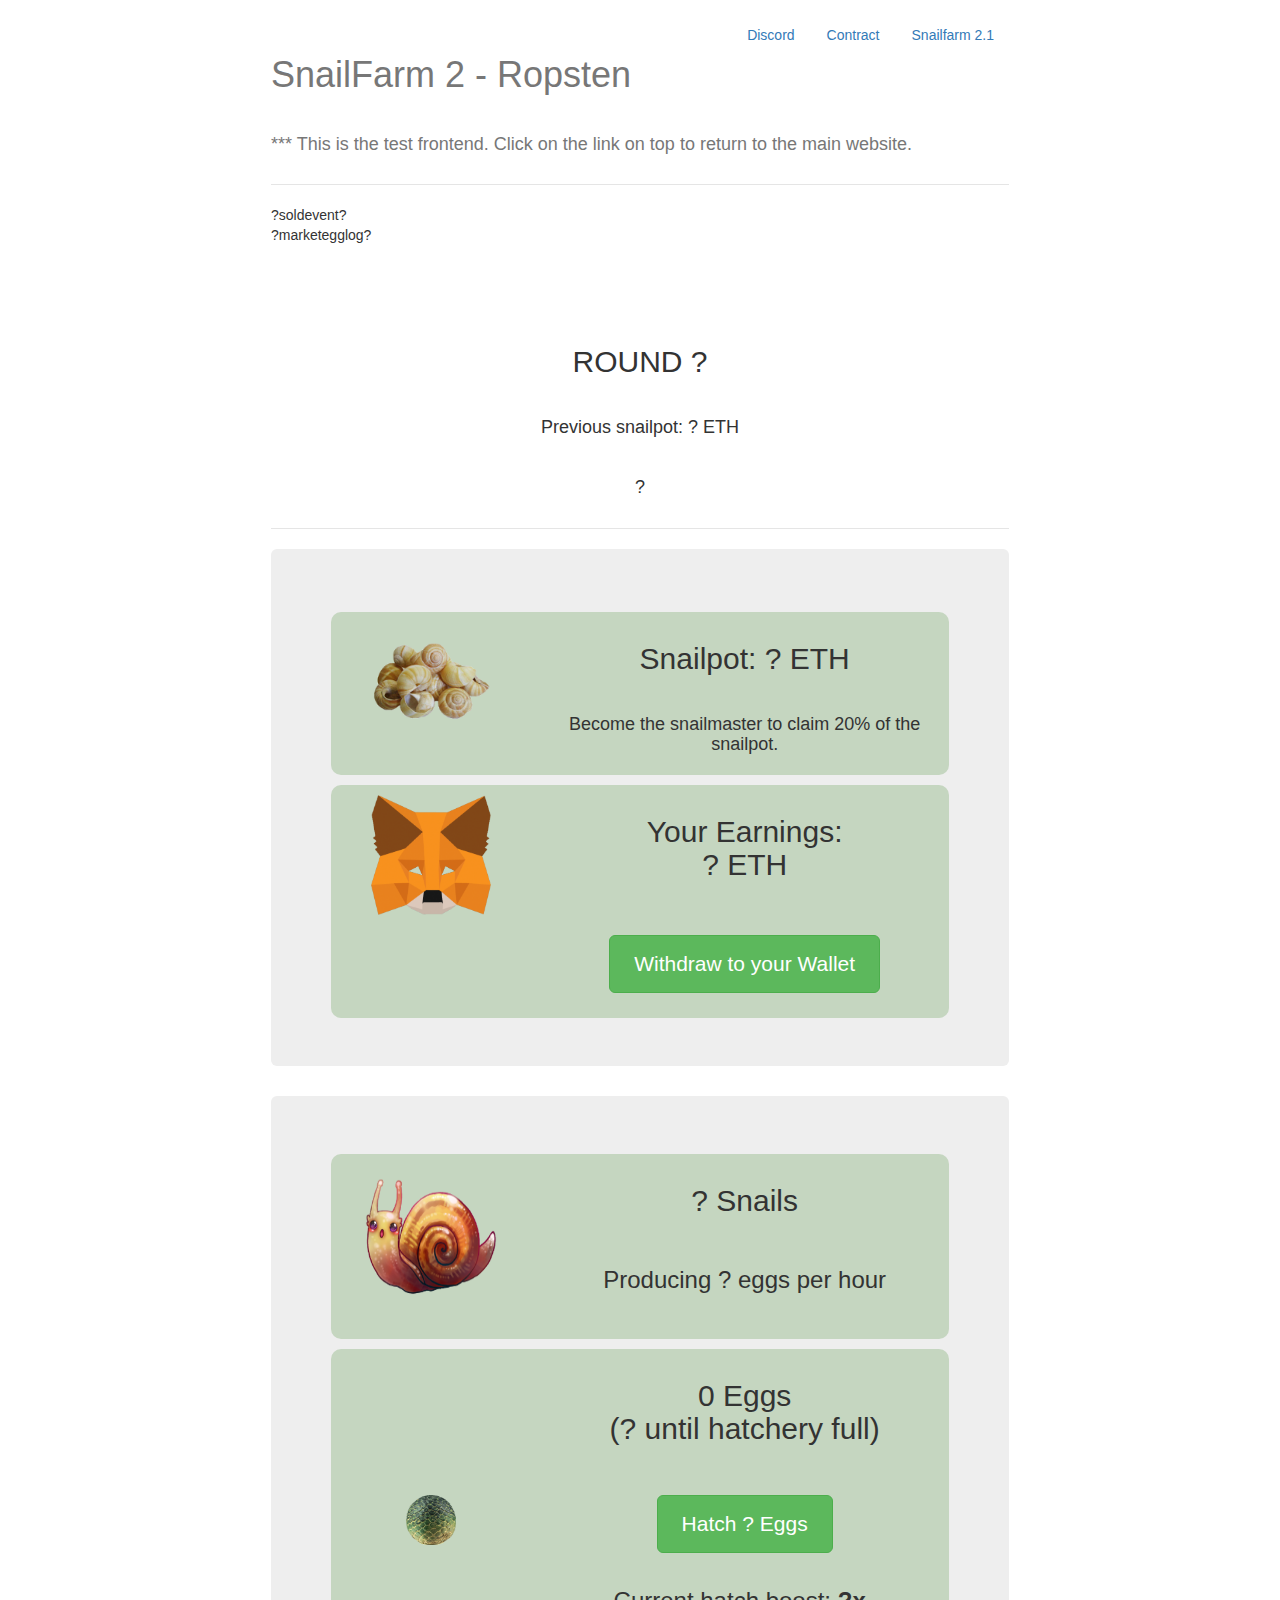
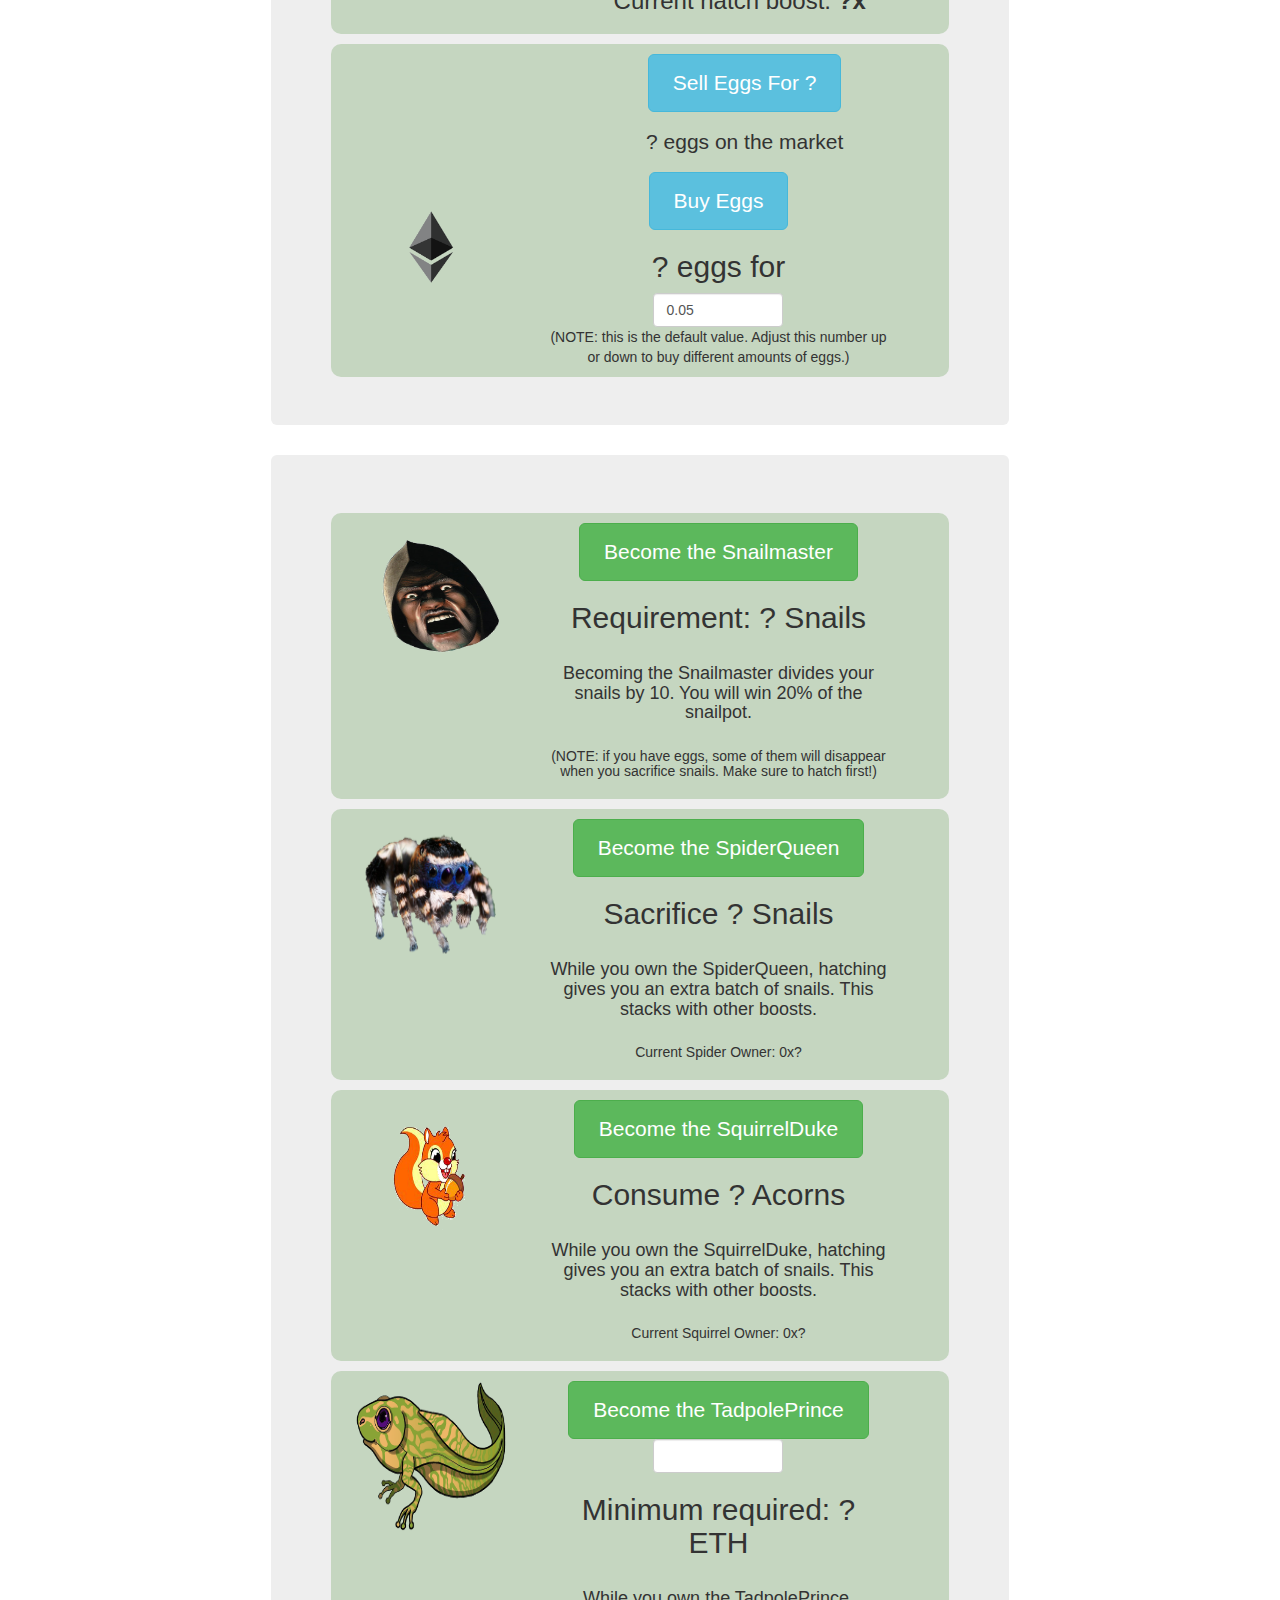
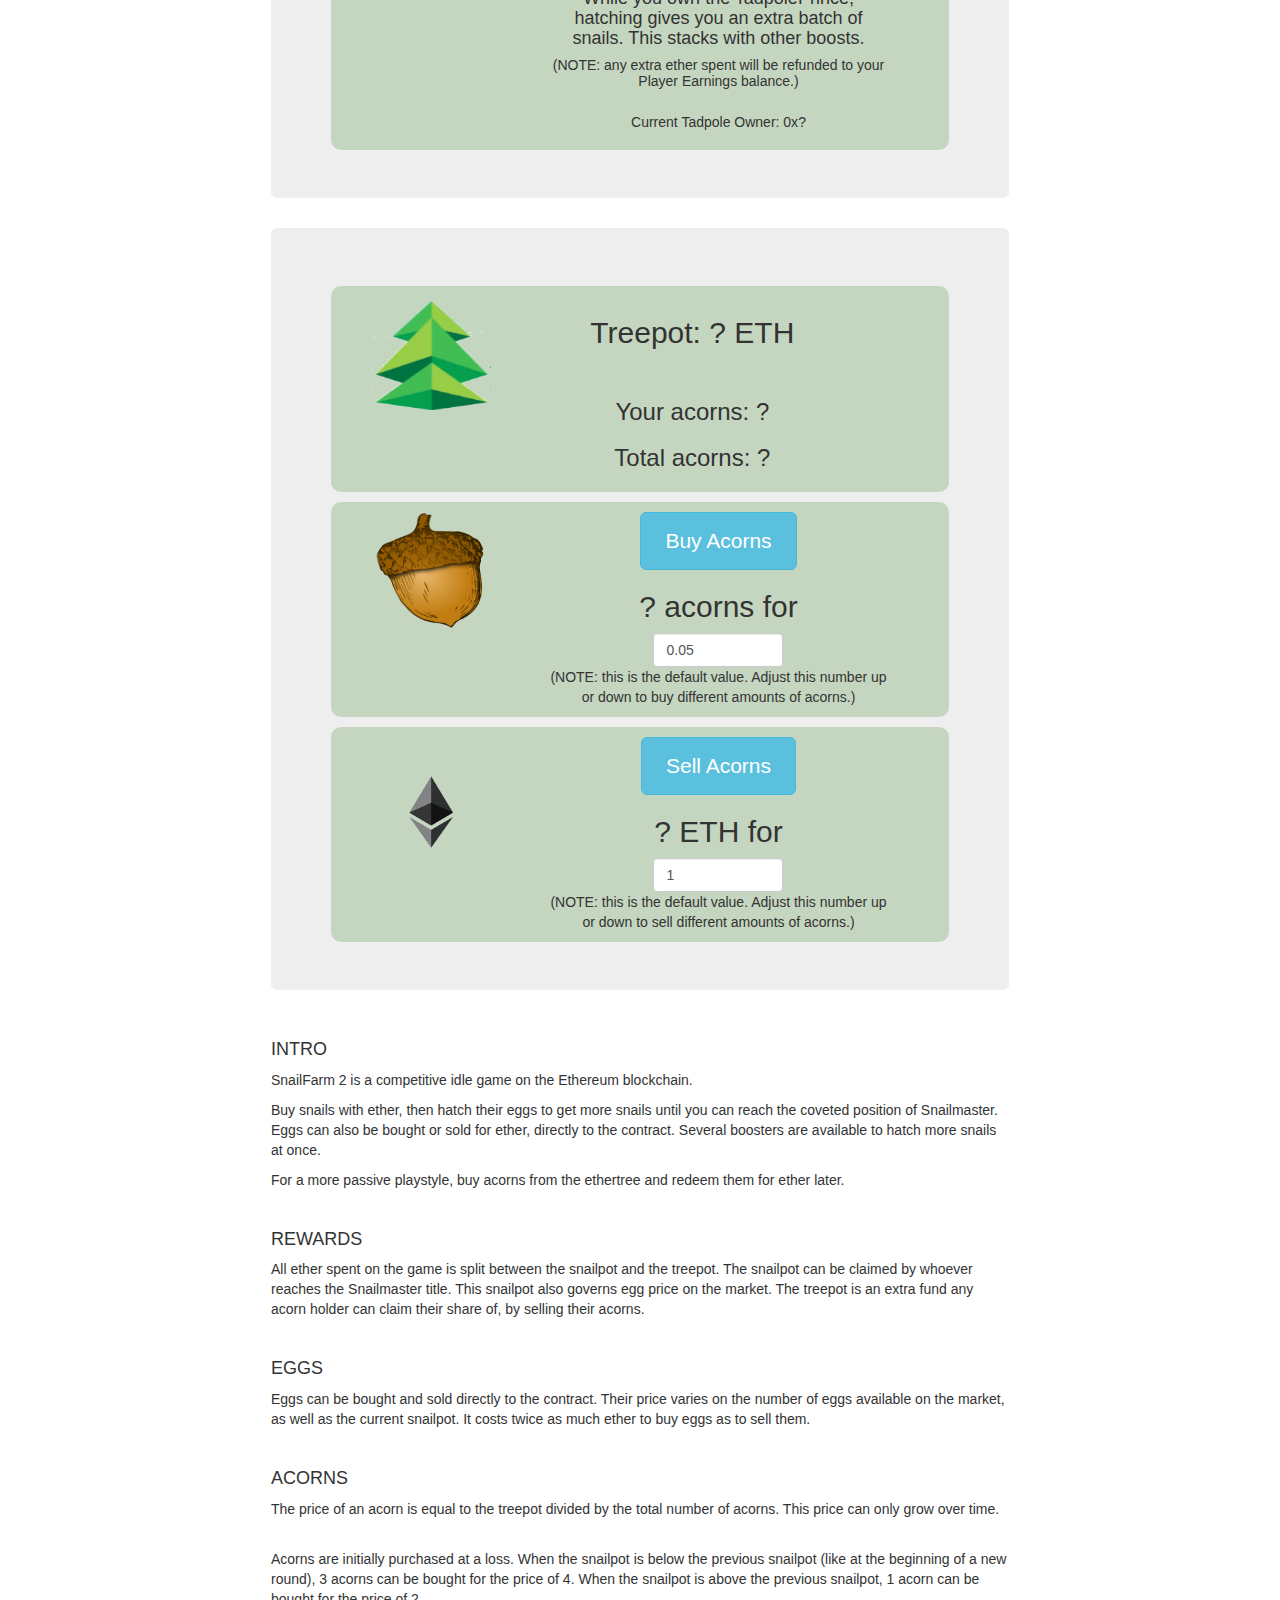
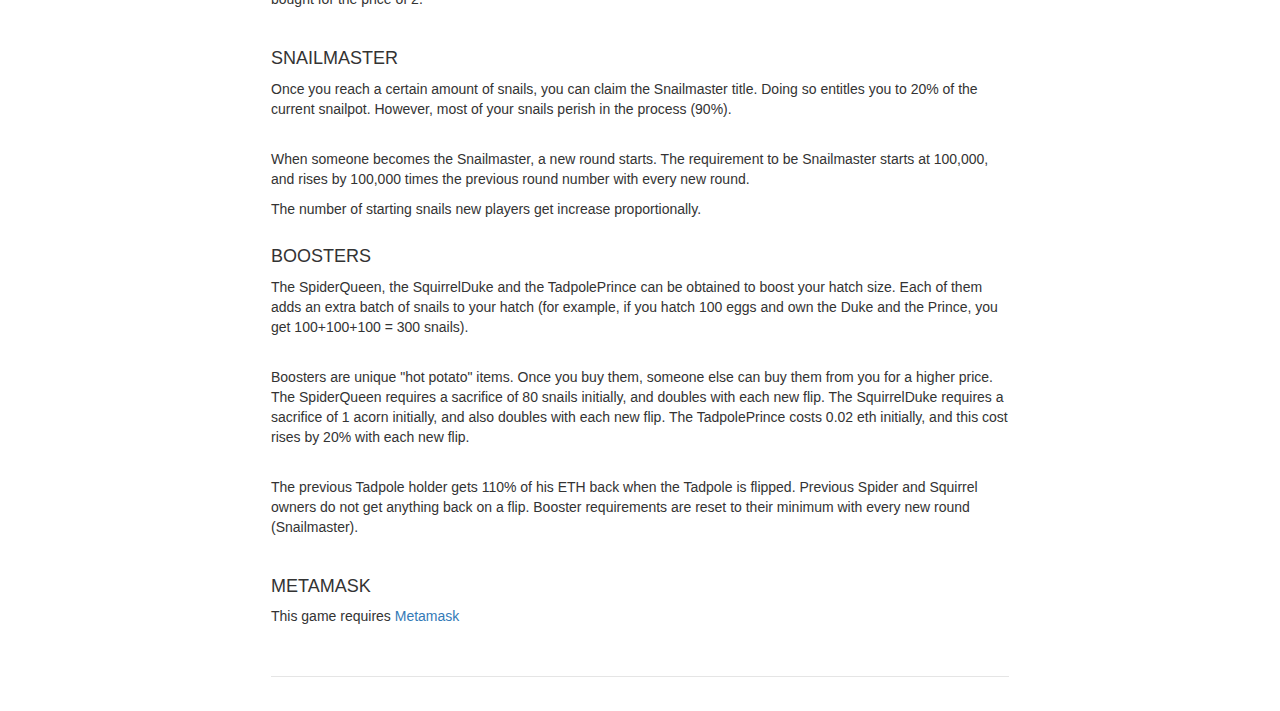
<file: index.html>
<!DOCTYPE html>
<html lang="en">
  
<head>
    <meta charset="utf-8">
    <meta http-equiv="X-UA-Compatible" content="IE=edge">
    <meta name="viewport" content="width=device-width, initial-scale=1">
    <!-- The above 3 meta tags *must* come first in the head; any other head content must come *after* these tags -->
    <meta name="description" content="">
    <meta name="author" content="">
    <link rel="icon" href="favicon.png">

    <title>SnailFarm 2</title>
	
    <!-- Bootstrap core CSS -->
    <link href="dist/css/bootstrap.min.css" rel="stylesheet">

    <!-- IE10 viewport hack for Surface/desktop Windows 8 bug -->
    <link href="assets/css/ie10-viewport-bug-workaround.css" rel="stylesheet">

    <!-- Custom styles for this template -->
    <link href="jumbotron-narrow.css" rel="stylesheet">
    <link href="custom.css" rel="stylesheet">
    <!-- Just for debugging purposes. Don't actually copy these 2 lines! -->
    <!--[if lt IE 9]><script src="../../assets/js/ie8-responsive-file-warning.js"></script><![endif]-->
    <script src="assets/js/ie-emulation-modes-warning.js"></script>
    <script src="interface.js"></script>
    <script src="main.js"></script>

    <!-- HTML5 shim and Respond.js for IE8 support of HTML5 elements and media queries -->
    <!--[if lt IE 9]>
      <script src="https://oss.maxcdn.com/html5shiv/3.7.3/html5shiv.min.js"></script>
      <script src="https://oss.maxcdn.com/respond/1.4.2/respond.min.js"></script>
    <![endif]-->
	<!-- Global site tag (gtag.js) - Google Analytics -->
	<!--<script async src="https://www.googletagmanager.com/gtag/js?id=UA-119764780-1"></script>
	<script>
	  window.dataLayer = window.dataLayer || [];
	  function gtag(){dataLayer.push(arguments);}
	  gtag('js', new Date());

	  gtag('config', 'UA-119764780-1');
	</script>-->

  </head>

  <body bgcolor="#CCCC00">
    <div id="myModal" class="modal">

      <!-- Modal content -->
      <div class="modal-content">
        <!--<span class="close">&times;</span>-->
        <div id="modal-internal"></div>
      </div>

    </div>

    <div class="container">
      <div class="header clearfix">
        <nav>
          <ul class="nav nav-pills pull-right">
            <li role="presentation"><a href="https://discord.gg/8h3Emyb">Discord</a></li>
            <li role="presentation"><a href="https://ropsten.etherscan.io/address/0x4B8f0B4f1E2cF708bB9E445673aDB96ff03bCD94">Contract</a></li>
			<li role="presentation"><a href="https://snailking.github.io/snailfarm2">Snailfarm 2.1</a></li>
          </ul>
        </nav>
         <br>
	  <h1 class="text-muted">SnailFarm 2 - Ropsten</h1>
	  <br><h4 class="text-muted">*** This is the test frontend. Click on the link on top to return to the main website.</h4>
      </div>
	  
	  <span id="soldeggevent">?soldevent?</span><br>
	  <div style="width: 720px; overflow: auto; overflow-x: hidden; height: 100px;" id="logboxscroll"><span id="marketeggslog">?marketegglog?</span>
	  <br></div>
	  
	  <div class="header clearfix">
		<h2 align="center">ROUND <span id="round">?</span></h2>
		<br><h4 align="center">Previous snailpot: <span id="previoussnailpot">?</span> ETH</h4>
		<br><h4 align="center"><span id="cheapacorns">?</span></h4>
     </div>
	 
      <div class="jumbotron">
            
            <p class="lead"></p>
            
          <div class="container altcolor">
              <div class="row">
                <div class="col-md-4">
                    <img src="snailshells.png" width="120" height="120" alt="Shell">
                    
                    </div>
                <div class="col-md-8">
                    <h2>Snailpot: <span id="snailpot">?</span> ETH</h2>
					<br><h4>Become the snailmaster to claim 20% of the snailpot.</h4>
                </div>
              </div>
          </div>
		<div class="container altcolor">
            <div class="row">
                <div class="col-md-4" ><img src="metamask.png" width="120" height="120" alt="Shrimp">
                </div>
                <div class="col-md-8">
                    <h2>Your Earnings: <br><span id="numearnings">?</span> ETH</h2>
                </div>
            </div>
            <br>
				
            <div class="row">   
				<div class="col-md-4">
				</div>
                <div class="col-md-8"><p><a class="btn btn-lg btn-success" onclick="WithdrawEarnings(displayTransactionMessage)" role="button">Withdraw to your Wallet</a></p>
				</div>
            </div>
	  
		</div>
	</div>
	<div class="jumbotron">
          <div class="container altcolor">
              <div class="row">
                <div class="col-md-4">
                    <img src="shrimp.png" width="150" height="150" alt="Shrimp">
                    
                    </div>
                <div class="col-md-8">
                    <h2><span class="numshrimp">?</span> Snails</h2>
                    <br>
                    <h3>Producing <span id="production">?</span> eggs per hour</h3>
                </div>
              </div>
              <div class="row">
                <p><a id="getfreeshrimp" class="btn btn-lg btn-success invis" onclick="getFreeShrimp2()" role="button">Buy Starter Snails</a></p>
		
              </div>
          </div>
          <div class="container altcolor">
              <div class="row">
                    <div class="col-md-4" >
                    </div>
                    <div class="col-md-8">
                    <h2><span class="numeggs">0</span> Eggs
                    <br>
                    (<span id="timeuntilfull">?</span> until hatchery full)
                    </h2>
                    </div>
              </div>
              <br><br>
                <div class="row">
                    <div class="col-md-4" >
                        <img src="shrimpegg.png" width="50" height="50" alt="Egg">
                    </div>
                    
                    <div class="col-md-8"><p><a class="btn btn-lg btn-success" onclick="hatchEggs1(displayTransactionMessage)" role="button">Hatch <span id="hatchshrimpquantity">?</span> Eggs</a></p></div>
              </div>
					<div class="col-md-4" >
                    </div>
					<div class="col-md-8"><h3>Current hatch boost: <strong><span id="playerprod">?</span>x</strong></h3>
              </div>
			</div>
		<div class="container altcolor">
              <div class="row">
                  <div class="col-md-4"></div>
                  <div class="col-md-8">
                    <p><a class="btn btn-lg btn-info" onclick="SellEggs(displayTransactionMessage)"  role="button">Sell Eggs For <span id="sellprice">?</span></a></p>
                  </div>
              </div>
                <div class="row">
                    <div class="col-md-4" >
                    </div>
                    <div class="col-md-8">
                        <p><span id="marketeggs">?</span> eggs on the market</p>
                    </div>
              </div>
       
              <div class="row">
                <div class="col-md-4">
                    <img src="ether.png" width="150" height="150" alt="Shrimp">
                    
                    </div>
                <div class="col-md-7">
                    <a class="btn btn-lg btn-info" onclick="buyEggs2()"  role="button">Buy Eggs</a>
                    <h2><span id="eggstobuy">?</span> eggs for </h2><input class="form-control" type="number" style="width: 130px" onchange="updateBuyPrice()" step="0.01" value="0.05" id="ethtospend">
					<br>(NOTE: this is the default value. Adjust this number up or down to buy different amounts of eggs.)
                </div>

              </div>
			  </div>
		</div>
		<div class="jumbotron">
			<div class="container altcolor">
              <div class="row">
                <div class="col-md-4">
                    <img src="druid.png" width="150" height="150" alt="Shrimp">
                    
                    </div>
                <div class="col-md-7">
					<!--<h4>Current Snailmaster: <span id="currentsnailmaster">?</span></h4><br>-->
                    <a class="btn btn-lg btn-success" onclick="BecomeSnailmaster(displayTransactionMessage)"  role="button">Become the Snailmaster</a>
                    <h2>Requirement: <span id="snailmasterreq">?</span> Snails</h2>
					<h4><br>Becoming the Snailmaster divides your snails by 10. You will win 20% of the snailpot.</h4>
					<h5><br>(NOTE: if you have eggs, some of them will disappear when you sacrifice snails. Make sure to hatch first!)</h5>
					</div>
				</div>
			</div>
			<div class="container altcolor">
              <div class="row">
                <div class="col-md-4">
                    <img src="spider.png" width="150" height="150" alt="Shrimp">
                    
                    </div>
                <div class="col-md-7">
					<!--<h4>Current Snailmaster: <span id="currentsnailmaster">?</span></h4><br>-->
                    <a class="btn btn-lg btn-success" onclick="BecomeSpiderQueen(displayTransactionMessage)"  role="button">Become the SpiderQueen</a>
                    <h2>Sacrifice <span id="spiderreq">?</span> Snails</h2>
					<h4><br>While you own the SpiderQueen, hatching gives you an extra batch of snails. This stacks with other boosts.</h4>
					<h5><br>Current Spider Owner: 0x<span id="currentspiderowner">?</span></h5>
                </div>
              </div>
			</div>
			<div class="container altcolor">
              <div class="row">
                <div class="col-md-4">
                    <img src="squirrel.png" width="150" height="150" alt="Shrimp">
                    
                    </div>
                <div class="col-md-7">
					<!--<h4>Current Snailmaster: <span id="currentsnailmaster">?</span></h4><br>-->
                    <a class="btn btn-lg btn-success" onclick="BecomeSquirrelDuke(displayTransactionMessage)"  role="button">Become the SquirrelDuke</a>
                    <h2>Consume <span id="squirrelreq">?</span> Acorns</h2>
					<h4><br>While you own the SquirrelDuke, hatching gives you an extra batch of snails. This stacks with other boosts.</h4>
					<h5><br>Current Squirrel Owner: 0x<span id="currentsquirrelowner">?</span></h5>
                </div>
              </div>
			</div>
			<div class="container altcolor">
              <div class="row">
                <div class="col-md-4">
                    <img src="tadpole.png" width="150" height="150" alt="Shrimp">
                    
                    </div>
                <div class="col-md-7">
					<!--<h4>Current Snailmaster: <span id="currentsnailmaster">?</span></h4><br>-->
                    <a class="btn btn-lg btn-success" onclick="buyPrince()"  role="button">Become the TadpolePrince</a>
					<br><input class="form-control" type="number" style="width: 130px" step="0.01" value="tadpolereq" id="tadpolepotato">
                    <h2>Minimum required: <span id="tadpolereq">?</span> ETH</h2>
					<h4><br>While you own the TadpolePrince, hatching gives you an extra batch of snails. This stacks with other boosts.</h4>
					<h5>(NOTE: any extra ether spent will be refunded to your Player Earnings balance.)</h5>
					<h5><br>Current Tadpole Owner: 0x<span id="currenttadpoleowner">?</span></h5>
                </div>
              </div>
          </div>
      
        
      </div>
      <div class="jumbotron">
		<div class="container altcolor">
              <div class="row">
                <div class="col-md-4">
                    <img src="ethertree.png" width="120" height="120" alt="Shell">
                    
                    </div>
                <div class="col-md-6">
                    <h2>Treepot: <span id="treepot">?</span> ETH</h2>
					<br><h3>Your acorns: <span id="playeracorns">?</span></h3>
					<h3>Total acorns: <span id="totalacorns">?</span></h3> <!--(<span id="percentacorns">?</span>% of the supply)</h3>-->
					<!--<br><h4>Current acorn price: <span id="currentacornprice">?</span></h4>-->
                </div>
              </div>
          </div>
        <div class="container altcolor">
              <div class="row">
                <div class="col-md-4">
                    <img src="acorn.png" width="120" height="120" alt="Shrimp">
                    
                    </div>
                <div class="col-md-7">
                    <a class="btn btn-lg btn-info" onclick="buyAcorns2()"  role="button">Buy Acorns</a>
                    <h2><span id="acornstobuy">?</span> acorns for </h2><input class="form-control" type="number" style="width: 130px" onchange="updateAcornPriceBuy()" step="0.01" value="0.05" id="ethtobuyacorn">
					<br>(NOTE: this is the default value. Adjust this number up or down to buy different amounts of acorns.)
                </div>
              </div>
		</div>
		<div class="container altcolor">
              <div class="row">
                <div class="col-md-4">
                    <img src="ether.png" width="150" height="150" alt="Shrimp">
                    
                    </div>
                <div class="col-md-7">
                    <a class="btn btn-lg btn-info" onclick="sellAcorns2()"  role="button">Sell Acorns</a>
                    <h2><span id="ethforacorns">?</span> ETH for </h2><input class="form-control" type="number" style="width: 130px" onchange="updateAcornPriceSell()" step="1" value="1" id="acornstosell">
					<br>(NOTE: this is the default value. Adjust this number up or down to sell different amounts of acorns.)
                </div>
              </div>
		</div>		 		
		
	</div>
     
      <div class="row marketing">
          <h4>INTRO</h4>
          
		  <p>SnailFarm 2 is a competitive idle game on the Ethereum blockchain.</p>
		  <p>Buy snails with ether, then hatch their eggs to get more snails until you can reach the coveted position of Snailmaster. Eggs can also be bought or sold for ether, directly to the contract. Several boosters are available to hatch more snails at once.</p>
		  <p>For a more passive playstyle, buy acorns from the ethertree and redeem them for ether later.</p><br>
		  
		  <h4>REWARDS</h4>
		  
		  <p>All ether spent on the game is split between the snailpot and the treepot. The snailpot can be claimed by whoever reaches the Snailmaster title. This snailpot also governs egg price on the market. The treepot is an extra fund any acorn holder can claim their share of, by selling their acorns.</p><br>
		  
		  <h4>EGGS</h4>
		  
		  <p>Eggs can be bought and sold directly to the contract. Their price varies on the number of eggs available on the market, as well as the current snailpot. It costs twice as much ether to buy eggs as to sell them.</p><br>
		  
		  <h4>ACORNS</h4>
		  
		  <p>The price of an acorn is equal to the treepot divided by the total number of acorns. This price can only grow over time.</p><br>
		  <p>Acorns are initially purchased at a loss. When the snailpot is below the previous snailpot (like at the beginning of a new round), 3 acorns can be bought for the price of 4. When the snailpot is above the previous snailpot, 1 acorn can be bought for the price of 2.</p><br>
		  
		  <h4>SNAILMASTER</h4>
		  
		  <p>Once you reach a certain amount of snails, you can claim the Snailmaster title. Doing so entitles you to 20% of the current snailpot. However, most of your snails perish in the process (90%).</p><br>
		  <p>When someone becomes the Snailmaster, a new round starts. The requirement to be Snailmaster starts at 100,000, and rises by 100,000 times the previous round number with every new round.</p>
		  <p>The number of starting snails new players get increase proportionally.</p>
		  
		  <h4>BOOSTERS</h4>
		  
		  <p>The SpiderQueen, the SquirrelDuke and the TadpolePrince can be obtained to boost your hatch size. Each of them adds an extra batch of snails to your hatch (for example, if you hatch 100 eggs and own the Duke and the Prince, you get 100+100+100 = 300 snails).</p><br>
		  <p>Boosters are unique "hot potato" items. Once you buy them, someone else can buy them from you for a higher price. The SpiderQueen requires a sacrifice of 80 snails initially, and doubles with each new flip. The SquirrelDuke requires a sacrifice of 1 acorn initially, and also doubles with each new flip. The TadpolePrince costs 0.02 eth initially, and this cost rises by 20% with each new flip.</p><br>
		  <p>The previous Tadpole holder gets 110% of his ETH back when the Tadpole is flipped. Previous Spider and Squirrel owners do not get anything back on a flip. Booster requirements are reset to their minimum with every new round (Snailmaster).</p><br>

          <h4>METAMASK</h4>
          <p>This game requires <a href="https://metamask.io/">Metamask</a></p>
          
        <input style="display:none;" type="text" value="Hello Worldfdgerh" id="copytextthing">
      </div>

      <footer class="footer">
      </footer>

    </div> <!-- /container -->


    <!-- IE10 viewport hack for Surface/desktop Windows 8 bug -->
    <script src="assets/js/ie10-viewport-bug-workaround.js"></script>
    <script>
        main()
    </script>
  </body>

</html>
</file>
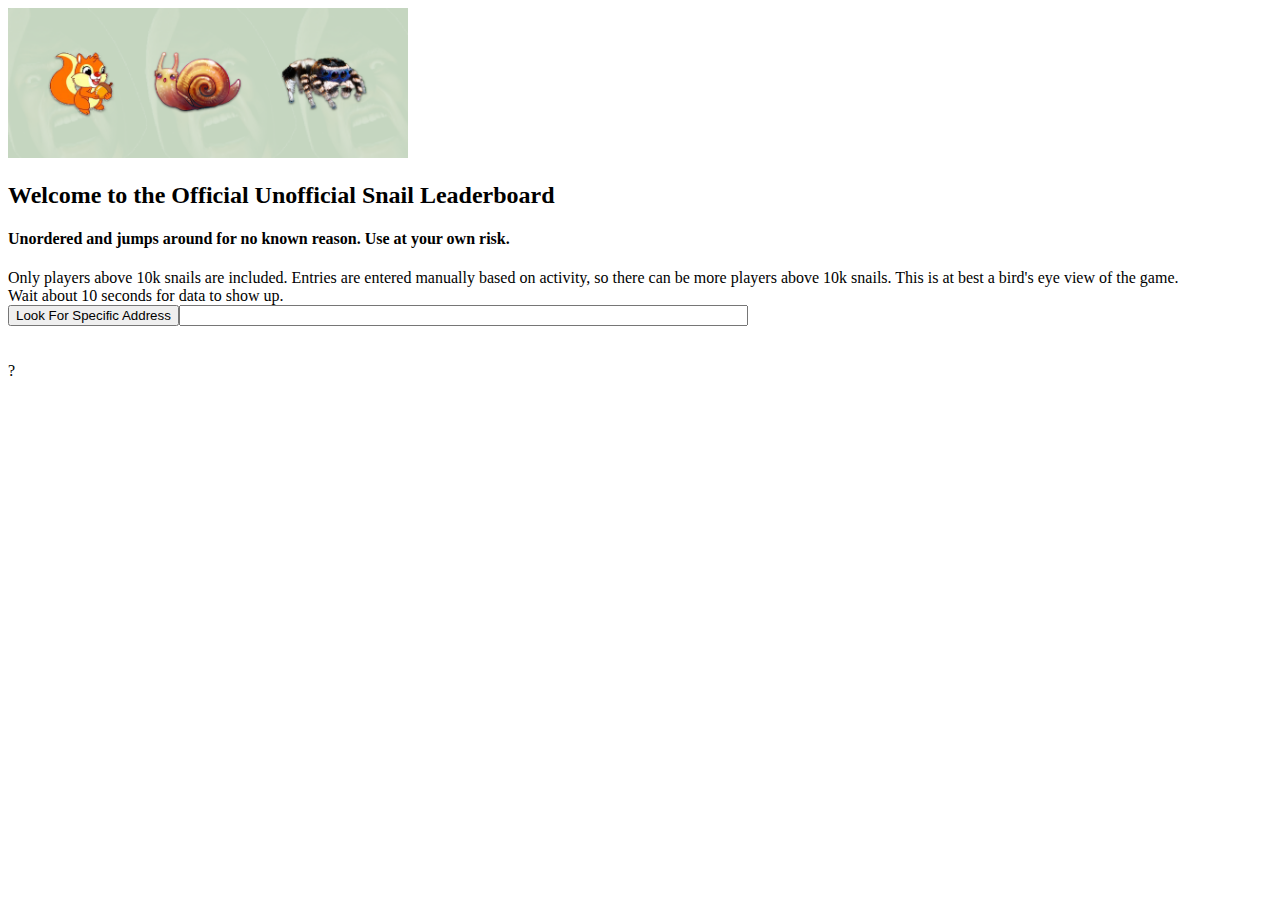
<file: leaderboard.html>
<!DOCTYPE html>
<html lang="en"> 
	<head>
		<meta charset="utf-8">
		<meta http-equiv="X-UA-Compatible" content="IE=edge">
		<meta name="viewport" content="width=device-width, initial-scale=1">
		<!-- The above 3 meta tags *must* come first in the head; any other head content must come *after* these tags -->
		<meta name="description" content="">
		<meta name="author" content="">
		<link rel="icon" href="favicon.png">

		<title>SnailFarm 2</title>
		
		<script src="leader.js"></script>
	</head>
	
	<body>
		<img src="scream.png" width="400" height="150">
		<h2>Welcome to the Official Unofficial Snail Leaderboard</h2>
		<h4>Unordered and jumps around for no known reason. Use at your own risk.</h4>
		Only players above 10k snails are included. Entries are entered manually based on activity, so there can be more players above 10k snails. This is at best a bird's eye view of the game.<br>
		Wait about 10 seconds for data to show up.<br>
		<button type="button" onclick="Hunt()">Look For Specific Address</button><input type="text" size="68" id="hunted"><br><br>
		<br>
		<div id="basictest">?</div>
				
		<script>
			leader();
		</script>
	</body>
</html>
</file>
<file: jumbotron-narrow.css>
/* Space out content a bit */
body {
  padding-top: 15px;
  padding-bottom: 15px;
}

/* Everything but the jumbotron gets side spacing for mobile first views */
.header,
.marketing,
.footer {
  padding-right: 15px;
  padding-left: 15px;
}

/* Custom page header */
.header {
  padding-bottom: 20px;
  border-bottom: 1px solid #e5e5e5;
}
/* Make the masthead heading the same height as the navigation */
.header h3 {
  margin-top: 0;
  margin-bottom: 0;
  line-height: 40px;
}

/* Custom page footer */
.footer {
  padding-top: 19px;
  color: #777;
  border-top: 1px solid #e5e5e5;
}

/* Customize container */
@media (min-width: 768px) {
  .container {
    max-width: 768px;
  }
}
.container-narrow > hr {
  margin: 20px 0;
}

/* Main marketing message and sign up button */
.jumbotron {
  text-align: center;
  border-bottom: 1px solid #e5e5e5;
}
.jumbotron .btn {
  padding: 14px 24px;
  font-size: 21px;
}

/* Supporting marketing content */
.marketing {
  margin: 40px 0;
}
.marketing p + h4 {
  margin-top: 28px;
}

/* Responsive: Portrait tablets and up */
@media screen and (min-width: 768px) {
  /* Remove the padding we set earlier */
  .header,
  .marketing,
  .footer {
    padding-right: 0;
    padding-left: 0;
  }
  /* Space out the masthead */
  .header {
    margin-bottom: 20px;
  }
  /* Remove the bottom border on the jumbotron for visual effect */
  .jumbotron {
    border-bottom: 0;
  }
}
</file>
<file: custom.css>
.altcolor{
    background-color:#c5d6c0;
    border-radius:10px;
    margin-top:10px;
    padding:10px;
	border-image: url("snailpattern.jpg");
}
.form-control {
    display: inline-block;
}

.invis {
    display: none;
}
</file>
<file: assets/css/ie10-viewport-bug-workaround.css>
/*!
 * IE10 viewport hack for Surface/desktop Windows 8 bug
 * Copyright 2014-2015 Twitter, Inc.
 * Licensed under MIT (https://github.com/twbs/bootstrap/blob/master/LICENSE)
 */

/*
 * See the Getting Started docs for more information:
 * http://getbootstrap.com/getting-started/#support-ie10-width
 */
@-ms-viewport     { width: device-width; }
@-o-viewport      { width: device-width; }
@viewport         { width: device-width; }
</file>
